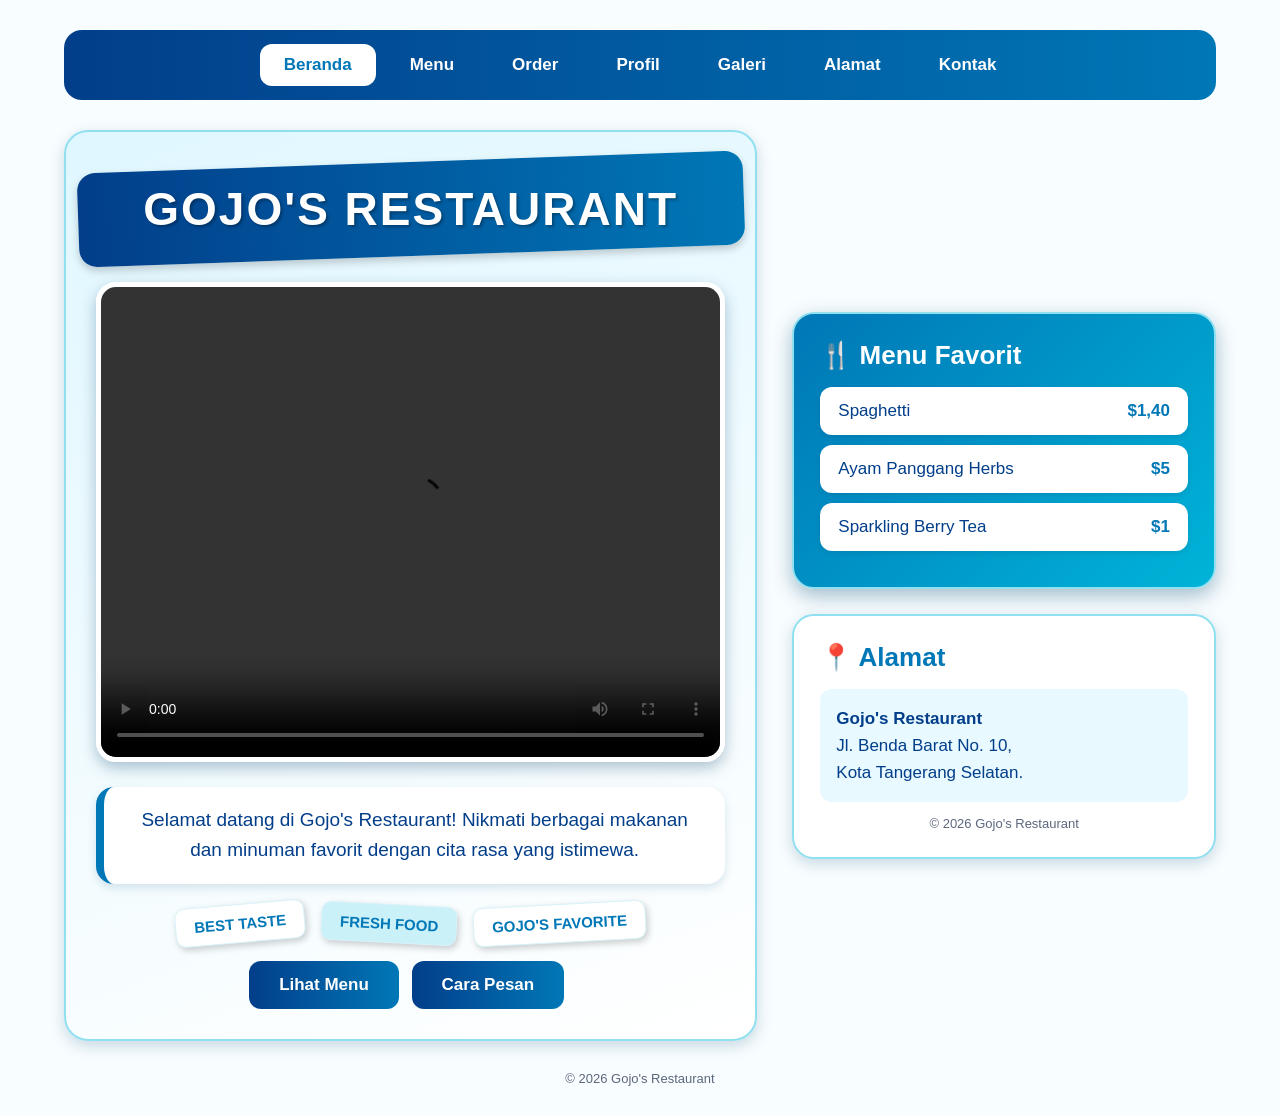
<file: index.html>
<!DOCTYPE html>
<html lang="id">
<head>
    <meta charset="UTF-8">
    <meta http-equiv="refresh" content="0; url=restobanggojo.html">
    <title>Gojo's Restaurant</title>
</head>
<body>
    <a href="restobanggojo.html">Klik di sini jika tidak dialihkan.</a>
</body>
</html>
</file>
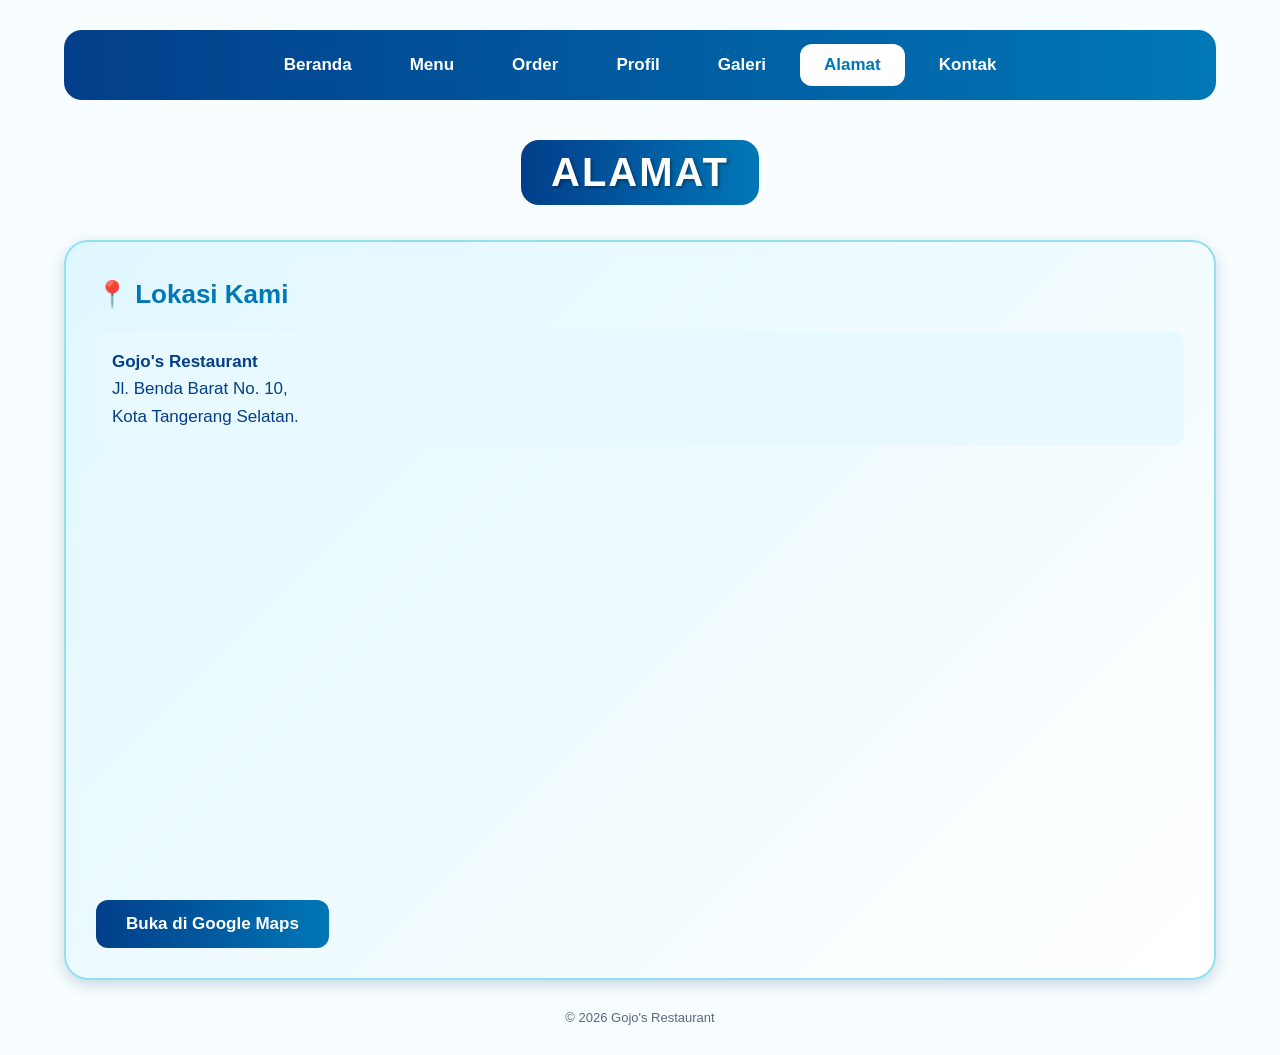
<file: alamat.html>
<!DOCTYPE html>
<html lang="id">
<head>
    <meta charset="UTF-8">
    <meta name="viewport" content="width=device-width, initial-scale=1">
    <title>Alamat - Gojo's Restaurant</title>
    <link rel="stylesheet" href="style.css">
</head>
<body>
<div class="container">
    <nav>
        <a href="restobanggojo.html">Beranda</a>
        <a href="menu.html">Menu</a>
        <a href="order.html">Order</a>
        <a href="profil.html">Profil</a>
        <a href="galeri.html">Galeri</a>
        <a href="alamat.html" class="aktif">Alamat</a>
        <a href="kontak.html">Kontak</a>
    </nav>

    <div class="header-halaman"><h1>ALAMAT</h1></div>
    <div class="kartu">
        <h2>📍 Lokasi Kami</h2>
        <p class="alamat"><b>Gojo's Restaurant</b><br>Jl. Benda Barat No. 10,<br>Kota Tangerang Selatan.</p>
        <iframe title="Peta lokasi Gojo's Restaurant" loading="lazy" src="https://www.google.com/maps?q=Jl.+Benda+Barat,+Tangerang+Selatan&amp;output=embed"></iframe>
        <a class="tombol" href="https://www.google.com/maps/search/?api=1&amp;query=Jl.+Benda+Barat,+Tangerang+Selatan" target="_blank" rel="noopener">Buka di Google Maps</a>
    </div>

    <footer><p class="copyright">&copy; 2026 Gojo's Restaurant</p></footer>
</div>
</body>
</html>
</file>
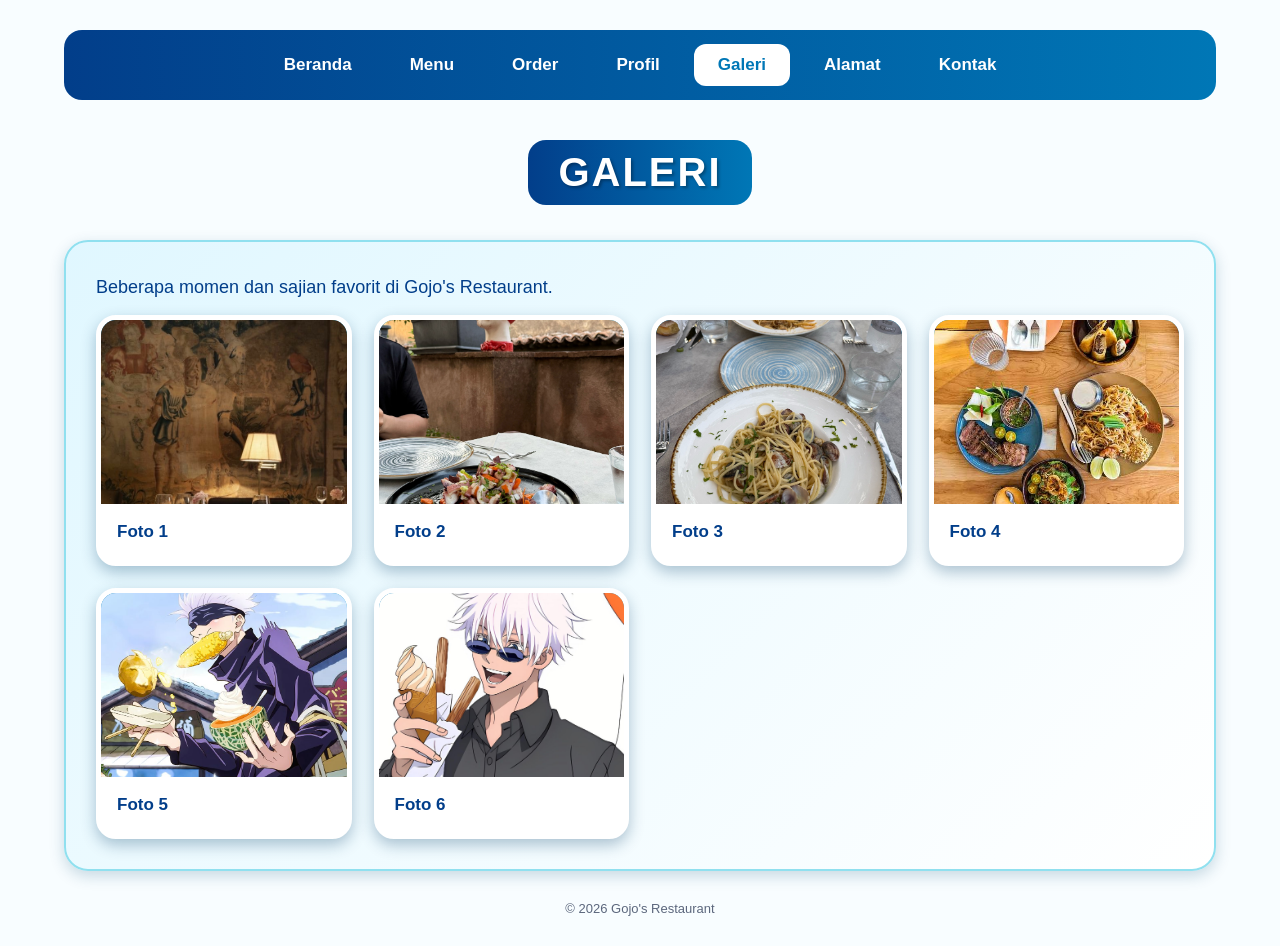
<file: galeri.html>
<!DOCTYPE html>
<html lang="id">
<head>
    <meta charset="UTF-8">
    <meta name="viewport" content="width=device-width, initial-scale=1">
    <title>Galeri - Gojo's Restaurant</title>
    <link rel="stylesheet" href="style.css">
</head>
<body>
<div class="container">
    <nav>
        <a href="restobanggojo.html">Beranda</a>
        <a href="menu.html">Menu</a>
        <a href="order.html">Order</a>
        <a href="profil.html">Profil</a>
        <a href="galeri.html" class="aktif">Galeri</a>
        <a href="alamat.html">Alamat</a>
        <a href="kontak.html">Kontak</a>
    </nav>

    <div class="header-halaman"><h1>GALERI</h1></div>
    <div class="kartu">
        <p>Beberapa momen dan sajian favorit di Gojo's Restaurant.</p>
        <div class="grid">
            <figure class="slot">
                <div class="slot-img">📷<img src="fotoresto.jpg" alt="Foto galeri 1" onerror="this.style.display='none'"></div>
                <figcaption><span>Foto 1</span></figcaption>
            </figure>
            <figure class="slot">
                <div class="slot-img">📷<img src="fotoresto2.jpg" alt="Foto galeri 2" onerror="this.style.display='none'"></div>
                <figcaption><span>Foto 2</span></figcaption>
            </figure>
            <figure class="slot">
                <div class="slot-img">📷<img src="fotoresto3.jpg" alt="Foto galeri 3" onerror="this.style.display='none'"></div>
                <figcaption><span>Foto 3</span></figcaption>
            </figure>
            <figure class="slot">
                <div class="slot-img">📷<img src="fotoresto4.jpg" alt="Foto galeri 4" onerror="this.style.display='none'"></div>
                <figcaption><span>Foto 4</span></figcaption>
            </figure>
            <figure class="slot">
                <div class="slot-img">📷<img src="fotoresto5.jpg" alt="Foto galeri 5" onerror="this.style.display='none'"></div>
                <figcaption><span>Foto 5</span></figcaption>
            </figure>
            <figure class="slot">
                <div class="slot-img">📷<img src="fotoresto6.jpg" alt="Foto galeri 6" onerror="this.style.display='none'"></div>
                <figcaption><span>Foto 6</span></figcaption>
            </figure>
        </div>
    </div>

    <footer><p class="copyright">&copy; 2026 Gojo's Restaurant</p></footer>
</div>
</body>
</html>
</file>
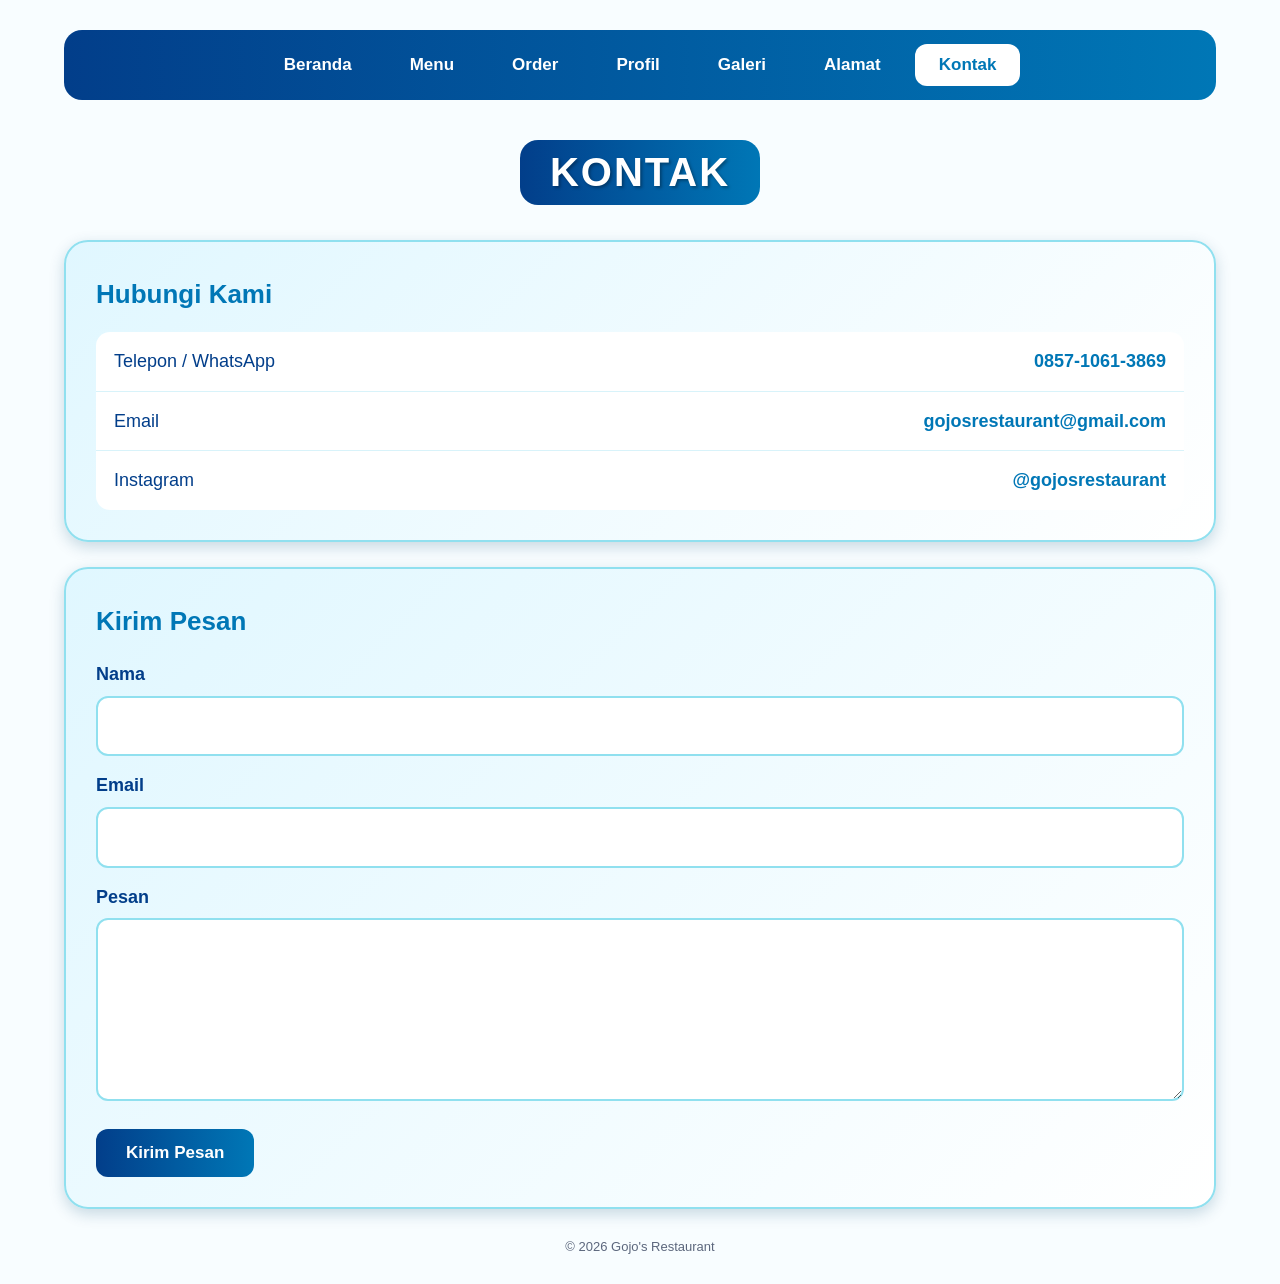
<file: kontak.html>
<!DOCTYPE html>
<html lang="id">
<head>
    <meta charset="UTF-8">
    <meta name="viewport" content="width=device-width, initial-scale=1">
    <title>Kontak - Gojo's Restaurant</title>
    <link rel="stylesheet" href="style.css">
</head>
<body>
<div class="container">
    <nav>
        <a href="restobanggojo.html">Beranda</a>
        <a href="menu.html">Menu</a>
        <a href="order.html">Order</a>
        <a href="profil.html">Profil</a>
        <a href="galeri.html">Galeri</a>
        <a href="alamat.html">Alamat</a>
        <a href="kontak.html" class="aktif">Kontak</a>
    </nav>

    <div class="header-halaman"><h1>KONTAK</h1></div>
    <div class="kartu">
        <h2>Hubungi Kami</h2>
        <table class="tabel">
            <tr><td>Telepon / WhatsApp</td><td>0857-1061-3869</td></tr>
            <tr><td>Email</td><td>gojosrestaurant@gmail.com</td></tr>
            <tr><td>Instagram</td><td>@gojosrestaurant</td></tr>
        </table>
    </div>
    <div class="kartu">
        <h2>Kirim Pesan</h2>
        <form action="mailto:gojosrestaurant@gmail.com" method="post" enctype="text/plain">
            <label for="nama">Nama</label>
            <input id="nama" name="nama" required>
            <label for="email">Email</label>
            <input id="email" name="email" type="email" required>
            <label for="pesan">Pesan</label>
            <textarea id="pesan" name="pesan" rows="5" required></textarea>
            <button type="submit">Kirim Pesan</button>
        </form>
    </div>

    <footer><p class="copyright">&copy; 2026 Gojo's Restaurant</p></footer>
</div>
</body>
</html>
</file>
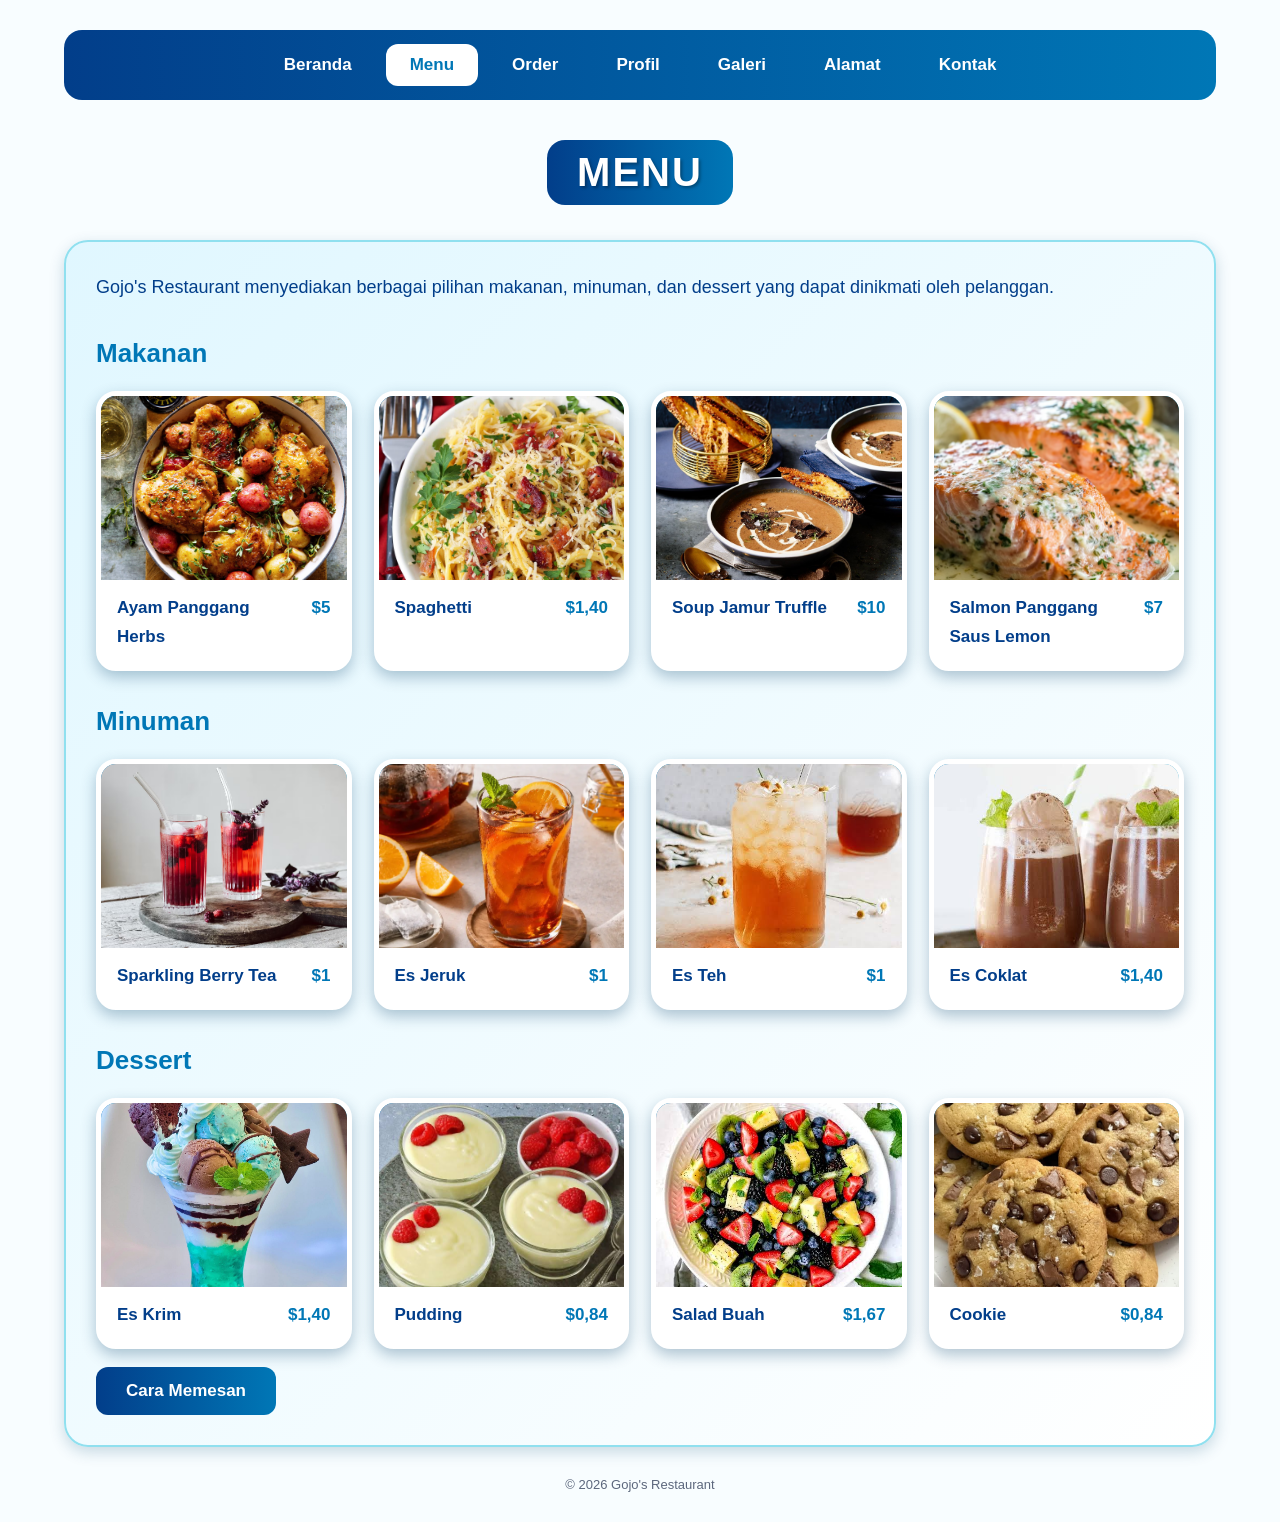
<file: menu.html>
<!DOCTYPE html>
<html lang="id">
<head>
    <meta charset="UTF-8">
    <meta name="viewport" content="width=device-width, initial-scale=1">
    <title>Menu - Gojo's Restaurant</title>
    <link rel="stylesheet" href="style.css">
</head>
<body>
<div class="container">
    <nav>
        <a href="restobanggojo.html">Beranda</a>
        <a href="menu.html" class="aktif">Menu</a>
        <a href="order.html">Order</a>
        <a href="profil.html">Profil</a>
        <a href="galeri.html">Galeri</a>
        <a href="alamat.html">Alamat</a>
        <a href="kontak.html">Kontak</a>
    </nav>

    <div class="header-halaman"><h1>MENU</h1></div>
    <div class="kartu">
        <p>Gojo's Restaurant menyediakan berbagai pilihan makanan, minuman, dan dessert yang dapat dinikmati oleh pelanggan.</p>

        <h2>Makanan</h2>
        <div class="grid">
            <figure class="slot">
                <div class="slot-img">🍗<img src="fotoayam.jpg" alt="Ayam Panggang Herbs" onerror="this.style.display='none'"></div>
                <figcaption><span>Ayam Panggang Herbs</span><b>$5</b></figcaption>
            </figure>
            <figure class="slot">
                <div class="slot-img">🍝<img src="fotospaghetti.jpg" alt="Spaghetti" onerror="this.style.display='none'"></div>
                <figcaption><span>Spaghetti</span><b>$1,40</b></figcaption>
            </figure>
            <figure class="slot">
                <div class="slot-img">🍲<img src="fotosup.jpg" alt="Soup Jamur Truffle" onerror="this.style.display='none'"></div>
                <figcaption><span>Soup Jamur Truffle</span><b>$10</b></figcaption>
            </figure>
            <figure class="slot">
                <div class="slot-img">🐟<img src="fotosalmon.jpg" alt="Salmon Panggang Saus Lemon" onerror="this.style.display='none'"></div>
                <figcaption><span>Salmon Panggang Saus Lemon</span><b>$7</b></figcaption>
            </figure>
        </div>

        <h2>Minuman</h2>
        <div class="grid">
            <figure class="slot">
                <div class="slot-img">🍹<img src="fotosparkling.jpg" alt="Sparkling Berry Tea" onerror="this.style.display='none'"></div>
                <figcaption><span>Sparkling Berry Tea</span><b>$1</b></figcaption>
            </figure>
            <figure class="slot">
                <div class="slot-img">🍊<img src="fotoesjeruk.jpg" alt="Es Jeruk" onerror="this.style.display='none'"></div>
                <figcaption><span>Es Jeruk</span><b>$1</b></figcaption>
            </figure>
            <figure class="slot">
                <div class="slot-img">🧋<img src="fotoesteh.jpg" alt="Es Teh" onerror="this.style.display='none'"></div>
                <figcaption><span>Es Teh</span><b>$1</b></figcaption>
            </figure>
            <figure class="slot">
                <div class="slot-img">🍫<img src="fotoescoklat.jpg" alt="Es Coklat" onerror="this.style.display='none'"></div>
                <figcaption><span>Es Coklat</span><b>$1,40</b></figcaption>
            </figure>
        </div>

        <h2>Dessert</h2>
        <div class="grid">
            <figure class="slot">
                <div class="slot-img">🍨<img src="fotoeskrim.jpg" alt="Es Krim" onerror="this.style.display='none'"></div>
                <figcaption><span>Es Krim</span><b>$1,40</b></figcaption>
            </figure>
            <figure class="slot">
                <div class="slot-img">🍮<img src="fotopudding.jpg" alt="Pudding" onerror="this.style.display='none'"></div>
                <figcaption><span>Pudding</span><b>$0,84</b></figcaption>
            </figure>
            <figure class="slot">
                <div class="slot-img">🍓<img src="fotosalad.jpg" alt="Salad Buah" onerror="this.style.display='none'"></div>
                <figcaption><span>Salad Buah</span><b>$1,67</b></figcaption>
            </figure>
            <figure class="slot">
                <div class="slot-img">🍪<img src="fotocookie.jpg" alt="Cookie" onerror="this.style.display='none'"></div>
                <figcaption><span>Cookie</span><b>$0,84</b></figcaption>
            </figure>
        </div>

        <a class="tombol" href="order.html">Cara Memesan</a>
    </div>

    <footer><p class="copyright">&copy; 2026 Gojo's Restaurant</p></footer>
</div>
</body>
</html>
</file>
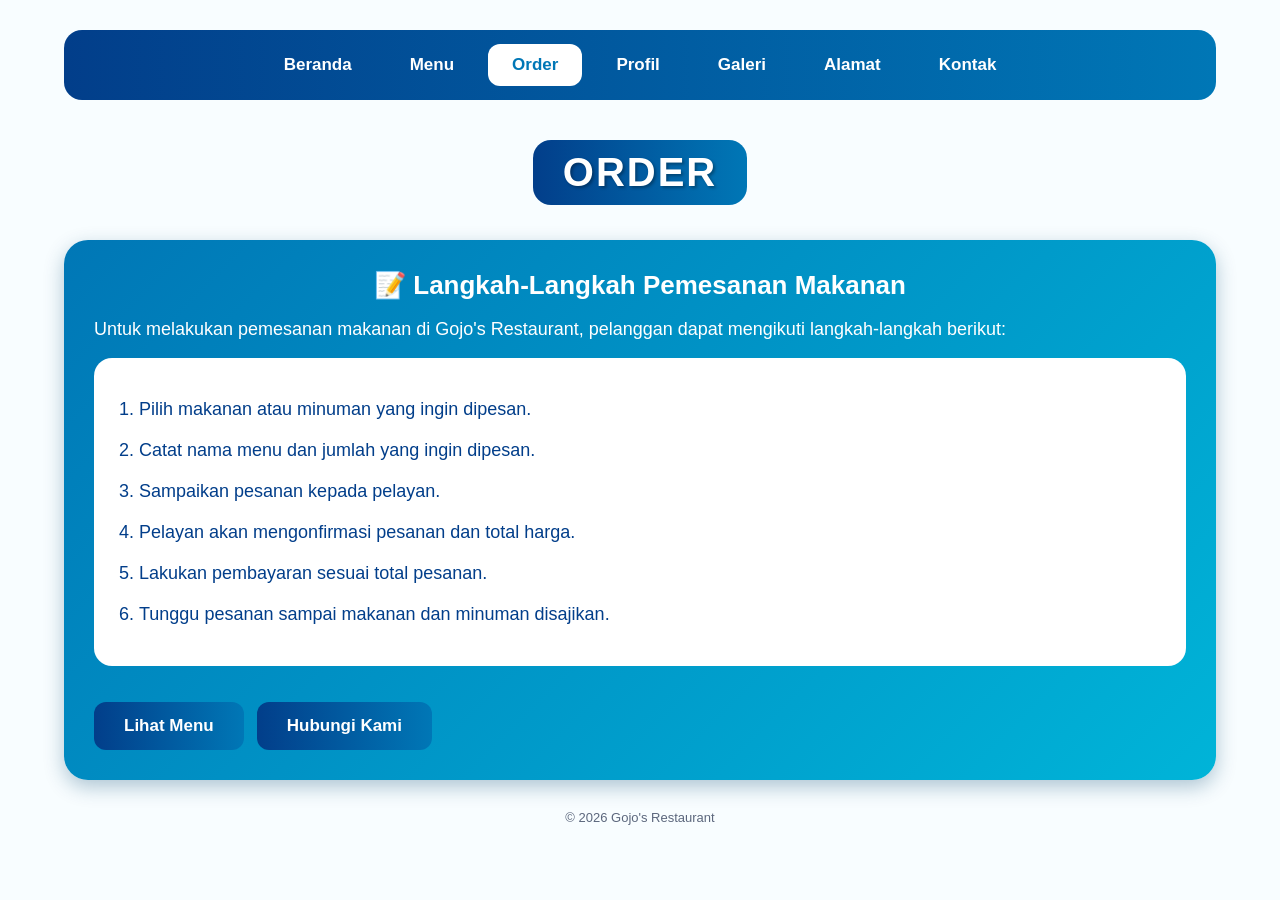
<file: order.html>
<!DOCTYPE html>
<html lang="id">
<head>
    <meta charset="UTF-8">
    <meta name="viewport" content="width=device-width, initial-scale=1">
    <title>Order - Gojo's Restaurant</title>
    <link rel="stylesheet" href="style.css">
</head>
<body>
<div class="container">
    <nav>
        <a href="restobanggojo.html">Beranda</a>
        <a href="menu.html">Menu</a>
        <a href="order.html" class="aktif">Order</a>
        <a href="profil.html">Profil</a>
        <a href="galeri.html">Galeri</a>
        <a href="alamat.html">Alamat</a>
        <a href="kontak.html">Kontak</a>
    </nav>

    <div class="header-halaman"><h1>ORDER</h1></div>
    <div class="pemesanan">
        <h2>📝 Langkah-Langkah Pemesanan Makanan</h2>
        <p>Untuk melakukan pemesanan makanan di Gojo's Restaurant, pelanggan dapat mengikuti langkah-langkah berikut:</p>
        <ol>
            <li>Pilih makanan atau minuman yang ingin dipesan.</li>
            <li>Catat nama menu dan jumlah yang ingin dipesan.</li>
            <li>Sampaikan pesanan kepada pelayan.</li>
            <li>Pelayan akan mengonfirmasi pesanan dan total harga.</li>
            <li>Lakukan pembayaran sesuai total pesanan.</li>
            <li>Tunggu pesanan sampai makanan dan minuman disajikan.</li>
        </ol>
        <a class="tombol" href="menu.html">Lihat Menu</a>
        <a class="tombol" href="kontak.html">Hubungi Kami</a>
    </div>

    <footer><p class="copyright">&copy; 2026 Gojo's Restaurant</p></footer>
</div>
</body>
</html>
</file>
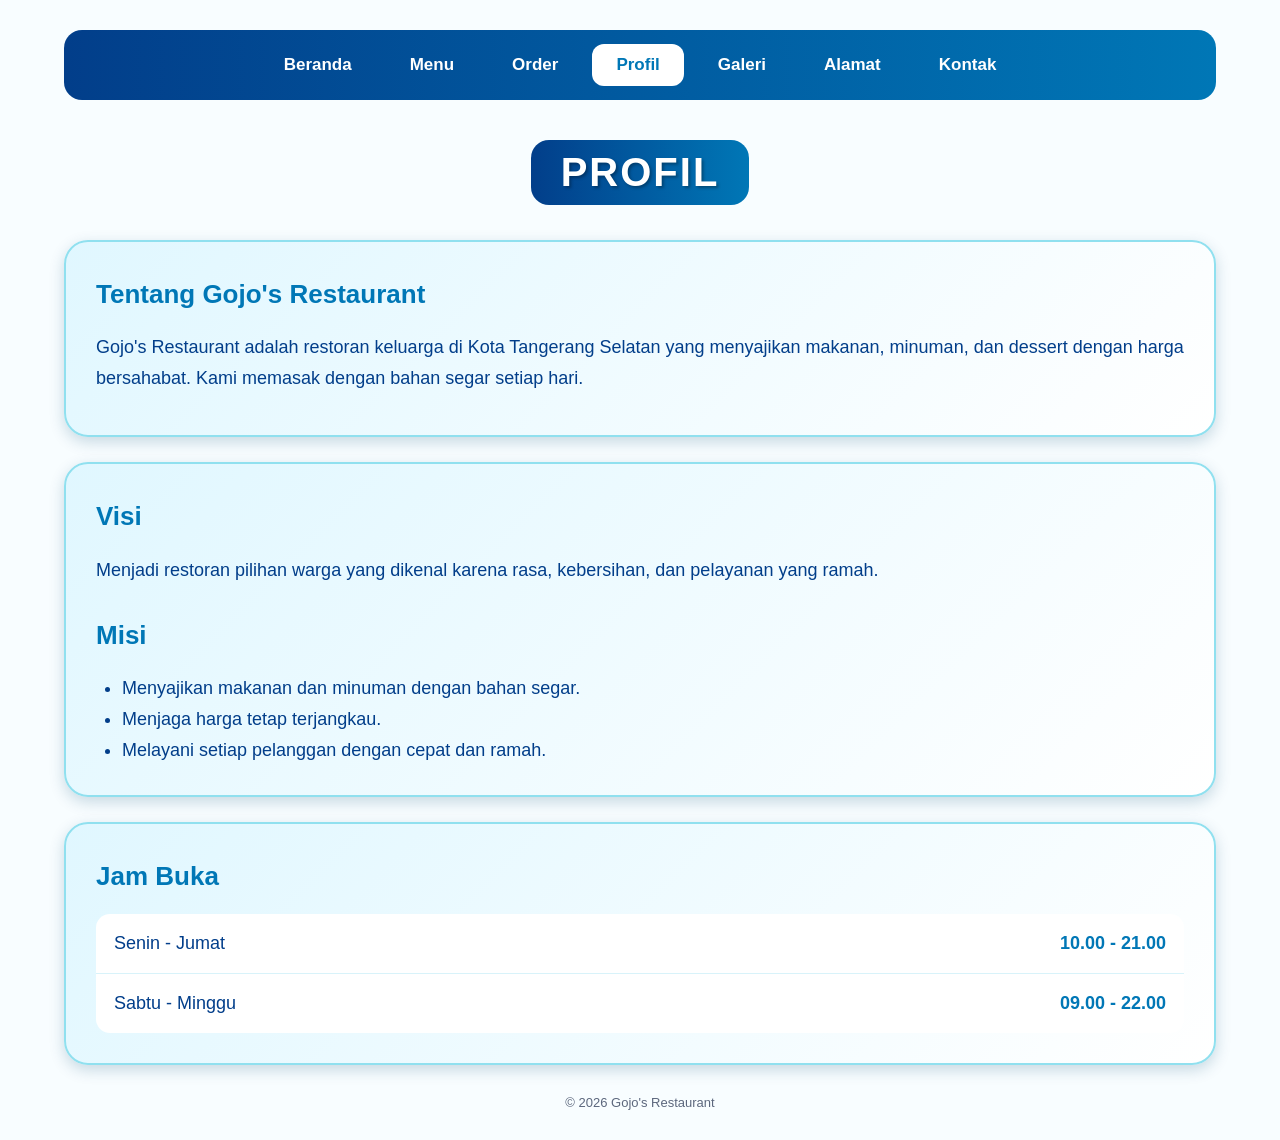
<file: profil.html>
<!DOCTYPE html>
<html lang="id">
<head>
    <meta charset="UTF-8">
    <meta name="viewport" content="width=device-width, initial-scale=1">
    <title>Profil - Gojo's Restaurant</title>
    <link rel="stylesheet" href="style.css">
</head>
<body>
<div class="container">
    <nav>
        <a href="restobanggojo.html">Beranda</a>
        <a href="menu.html">Menu</a>
        <a href="order.html">Order</a>
        <a href="profil.html" class="aktif">Profil</a>
        <a href="galeri.html">Galeri</a>
        <a href="alamat.html">Alamat</a>
        <a href="kontak.html">Kontak</a>
    </nav>

    <div class="header-halaman"><h1>PROFIL</h1></div>
    <div class="kartu">
        <h2>Tentang Gojo's Restaurant</h2>
        <p>Gojo's Restaurant adalah restoran keluarga di Kota Tangerang Selatan yang menyajikan makanan, minuman, dan dessert dengan harga bersahabat. Kami memasak dengan bahan segar setiap hari.</p>
    </div>
    <div class="kartu">
        <h2>Visi</h2>
        <p>Menjadi restoran pilihan warga yang dikenal karena rasa, kebersihan, dan pelayanan yang ramah.</p>
        <h2>Misi</h2>
        <ul>
            <li>Menyajikan makanan dan minuman dengan bahan segar.</li>
            <li>Menjaga harga tetap terjangkau.</li>
            <li>Melayani setiap pelanggan dengan cepat dan ramah.</li>
        </ul>
    </div>
    <div class="kartu">
        <h2>Jam Buka</h2>
        <table class="tabel">
            <tr><td>Senin - Jumat</td><td>10.00 - 21.00</td></tr>
            <tr><td>Sabtu - Minggu</td><td>09.00 - 22.00</td></tr>
        </table>
    </div>

    <footer><p class="copyright">&copy; 2026 Gojo's Restaurant</p></footer>
</div>
</body>
</html>
</file>
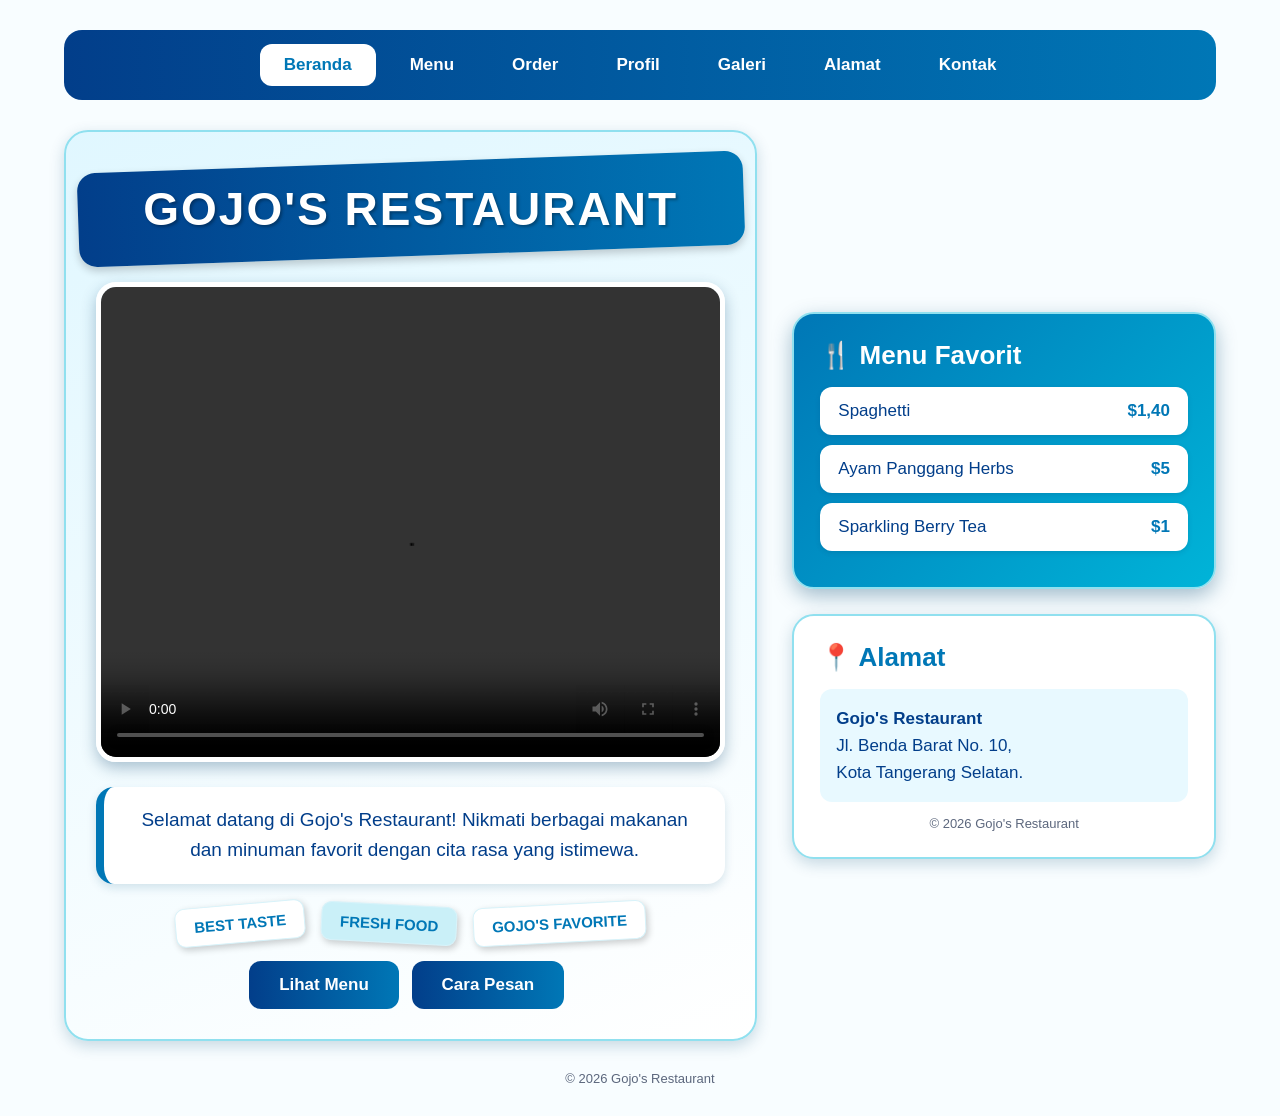
<file: restobanggojo.html>
<!DOCTYPE html>
<html lang="id">
<head>
    <meta charset="UTF-8">
    <meta name="viewport" content="width=device-width, initial-scale=1">
    <title>Beranda - Gojo's Restaurant</title>
    <link rel="stylesheet" href="style.css">
</head>
<body>
<div class="container">
    <nav>
        <a href="restobanggojo.html" class="aktif">Beranda</a>
        <a href="menu.html">Menu</a>
        <a href="order.html">Order</a>
        <a href="profil.html">Profil</a>
        <a href="galeri.html">Galeri</a>
        <a href="alamat.html">Alamat</a>
        <a href="kontak.html">Kontak</a>
    </nav>

    <div class="main-content">
        <div class="left">
            <div class="judul"><h1>GOJO'S RESTAURANT</h1></div>
            <video controls>
                <source src="videogojo.mp4" type="video/mp4">
            </video>
            <div class="welcome-box">
                <p class="welcome">Selamat datang di Gojo's Restaurant! Nikmati berbagai makanan dan minuman favorit dengan cita rasa yang istimewa.</p>
            </div>
            <div class="stickers">
                <div class="sticker">BEST TASTE</div>
                <div class="sticker">FRESH FOOD</div>
                <div class="sticker">GOJO'S FAVORITE</div>
            </div>
            <a class="tombol" href="menu.html">Lihat Menu</a>
            <a class="tombol" href="order.html">Cara Pesan</a>
        </div>
        <div class="right">
            <div class="menu-box">
                <h2>🍴 Menu Favorit</h2>
                <ul>
                    <li><span>Spaghetti</span><b>$1,40</b></li>
                    <li><span>Ayam Panggang Herbs</span><b>$5</b></li>
                    <li><span>Sparkling Berry Tea</span><b>$1</b></li>
                </ul>
            </div>
            <div class="address-box">
                <h2>📍 Alamat</h2>
                <p class="alamat"><b>Gojo's Restaurant</b><br>Jl. Benda Barat No. 10,<br>Kota Tangerang Selatan.</p>
                <p class="copyright">&copy; 2026 Gojo's Restaurant</p>
            </div>
        </div>
    </div>

    <footer><p class="copyright">&copy; 2026 Gojo's Restaurant</p></footer>
</div>
</body>
</html>
</file>
<file: style.css>
*{box-sizing:border-box}
body{margin:0;min-height:100vh;font-family:Arial,sans-serif;font-size:17px;background:linear-gradient(135deg,#0077b6,#48cae4,#caf0f8)}
.container{width:100%;max-width:none;min-height:100vh;background:#f8fdff;border-radius:0;padding:30px clamp(20px,5vw,80px)}

/* NAVIGASI */
nav{display:flex;flex-wrap:wrap;justify-content:center;gap:10px;margin-bottom:30px;padding:14px;background:linear-gradient(90deg,#023e8a,#0077b6);border-radius:18px}
nav a{color:#fff;text-decoration:none;font-size:17px;font-weight:bold;padding:11px 24px;border-radius:12px}
nav a:hover,nav a:focus-visible{background:#48cae4;color:#023e8a;outline:none}
nav a.aktif{background:#fff;color:#0077b6}

/* HALAMAN UTAMA */
.main-content{display:flex;gap:35px;align-items:stretch}
.left{width:62%;background:linear-gradient(160deg,#e0f7ff,#fff);border-radius:24px;padding:30px;text-align:center;box-shadow:0 5px 15px rgba(0,70,110,.2);border:2px solid #90e0ef}
.judul{display:inline-block;position:relative;margin-bottom:16px}
.judul::before{content:"";position:absolute;width:112%;height:100%;background:linear-gradient(90deg,#023e8a,#0077b6);left:-6%;top:0;border-radius:18px;transform:rotate(-2deg);box-shadow:0 4px 8px rgba(0,0,0,.2)}
h1{position:relative;z-index:1;margin:10px 0;padding:10px 30px;color:#fff;font-size:clamp(28px,4vw,46px);letter-spacing:2px;text-shadow:2px 2px 3px rgba(0,0,0,.3)}
video{width:100%;height:clamp(260px,38vw,480px);object-fit:cover;border-radius:20px;margin-top:10px;border:5px solid #fff;box-shadow:0 6px 15px rgba(0,60,100,.3)}
.welcome-box{margin-top:20px;padding:18px 24px;background:#fff;border-radius:18px;box-shadow:0 4px 10px rgba(0,80,120,.15);border-left:8px solid #0077b6}
.welcome{margin:0;font-size:19px;line-height:1.6;color:#023e8a}
.stickers{display:flex;justify-content:center;gap:16px;margin-top:20px}
.sticker{padding:10px 18px;background:#fff;color:#0077b6;font-size:15px;font-weight:bold;border-radius:10px;box-shadow:2px 3px 7px rgba(0,0,0,.2);border:1px solid #d8f3fa}
.sticker:nth-child(1){transform:rotate(-5deg)}
.sticker:nth-child(2){transform:rotate(3deg);background:#caf0f8}
.sticker:nth-child(3){transform:rotate(-3deg)}
.right{width:38%;display:flex;flex-direction:column;justify-content:center;gap:25px}
.menu-box{background:linear-gradient(135deg,#0077b6,#00b4d8);border-radius:22px;padding:26px;box-shadow:0 7px 20px rgba(0,70,110,.35);border:2px solid #90e0ef}
.menu-box h2{color:#fff}
.address-box{background:#fff;color:#023e8a;border-radius:22px;padding:26px;box-shadow:0 5px 15px rgba(0,70,110,.2);border:2px solid #90e0ef}
.address-box h2{color:#0077b6}
h2{margin:0 0 16px;font-size:26px}
ul{list-style:none;padding:0;margin:0}
.menu-box li{background:#fff;margin:10px 0;padding:14px 18px;border-radius:12px;display:flex;justify-content:space-between;gap:10px;color:#023e8a;font-size:17px;box-shadow:0 2px 5px rgba(0,60,100,.15)}
.menu-box li b{color:#0077b6}
.alamat{background:#e8f9ff;padding:16px;border-radius:12px;font-size:17px;line-height:1.6;margin:0}
.copyright{text-align:center;font-size:13px;margin:14px 0 0;color:#5c677d}
footer .copyright{margin-top:30px}

/* LANGKAH PEMESANAN (order.html) */
.pemesanan{margin-top:25px;background:linear-gradient(135deg,#0077b6,#00b4d8);border-radius:24px;padding:30px;color:#fff;box-shadow:0 7px 20px rgba(0,70,110,.3);font-size:18px}
.pemesanan h2{text-align:center;color:#fff}
.pemesanan p{color:#fff}
.pemesanan ol{background:#fff;color:#023e8a;padding:24px 45px;border-radius:18px;text-align:left}
.pemesanan li{margin:14px 0;line-height:1.5}

/* HALAMAN LAIN */
.header-halaman{text-align:center;margin-bottom:24px}
.header-halaman h1{display:inline-block;background:linear-gradient(90deg,#023e8a,#0077b6);border-radius:18px;font-size:clamp(26px,3.5vw,40px)}
.kartu{margin-top:25px;background:linear-gradient(135deg,#e0f7ff,#fff);border-radius:24px;padding:30px;border:2px solid #90e0ef;box-shadow:0 5px 15px rgba(0,70,110,.2);color:#023e8a;line-height:1.7;font-size:18px}
.kartu h2{color:#0077b6}
.kartu h2:not(:first-child){margin-top:28px}
.kartu p{margin:0 0 12px}
.kartu ul{list-style:disc;padding-left:26px}
.grid{display:grid;grid-template-columns:repeat(auto-fit,minmax(240px,1fr));gap:22px}
.tabel{width:100%;border-collapse:collapse;background:#fff;border-radius:14px;overflow:hidden}
.tabel td{padding:14px 18px;border-bottom:1px solid #d8f3fa}
.tabel tr:last-child td{border-bottom:0}
.tabel td:last-child{text-align:right;font-weight:bold;color:#0077b6}
iframe{width:100%;height:clamp(300px,45vh,520px);border:0;border-radius:18px;margin-top:10px}
label{display:block;font-weight:bold;margin:14px 0 6px}
input,textarea{width:100%;padding:13px 15px;border:2px solid #90e0ef;border-radius:12px;font:inherit;color:#023e8a}
input:focus,textarea:focus{outline:2px solid #0077b6}
button,.tombol{display:inline-block;margin:18px 8px 0 0;padding:14px 30px;background:linear-gradient(90deg,#023e8a,#0077b6);color:#fff;border:0;border-radius:12px;font:bold 17px Arial,sans-serif;cursor:pointer;text-decoration:none}
button:hover,.tombol:hover{background:#00b4d8}

/* SLOT FOTO (menu & galeri) */
.slot{margin:0;background:#fff;border-radius:20px;overflow:hidden;border:5px solid #fff;box-shadow:0 6px 15px rgba(0,60,100,.3)}
.slot-img{position:relative;aspect-ratio:4/3;background:linear-gradient(135deg,#0077b6,#48cae4);display:flex;align-items:center;justify-content:center;font-size:60px;color:#fff}
.slot-img img{position:absolute;inset:0;width:100%;height:100%;object-fit:cover}
.slot figcaption{padding:14px 16px;color:#023e8a;font-size:17px;font-weight:bold;display:flex;justify-content:space-between;gap:10px}
.slot figcaption b{color:#0077b6}

/* HP */
@media(max-width:850px){
body{font-size:16px}
.container{padding:20px 16px}
.main-content{flex-direction:column}
.left,.right{width:100%}
.left{padding:20px}
video{height:auto}
.stickers{flex-wrap:wrap}
nav a{font-size:15px;padding:9px 16px}
}
</file>
